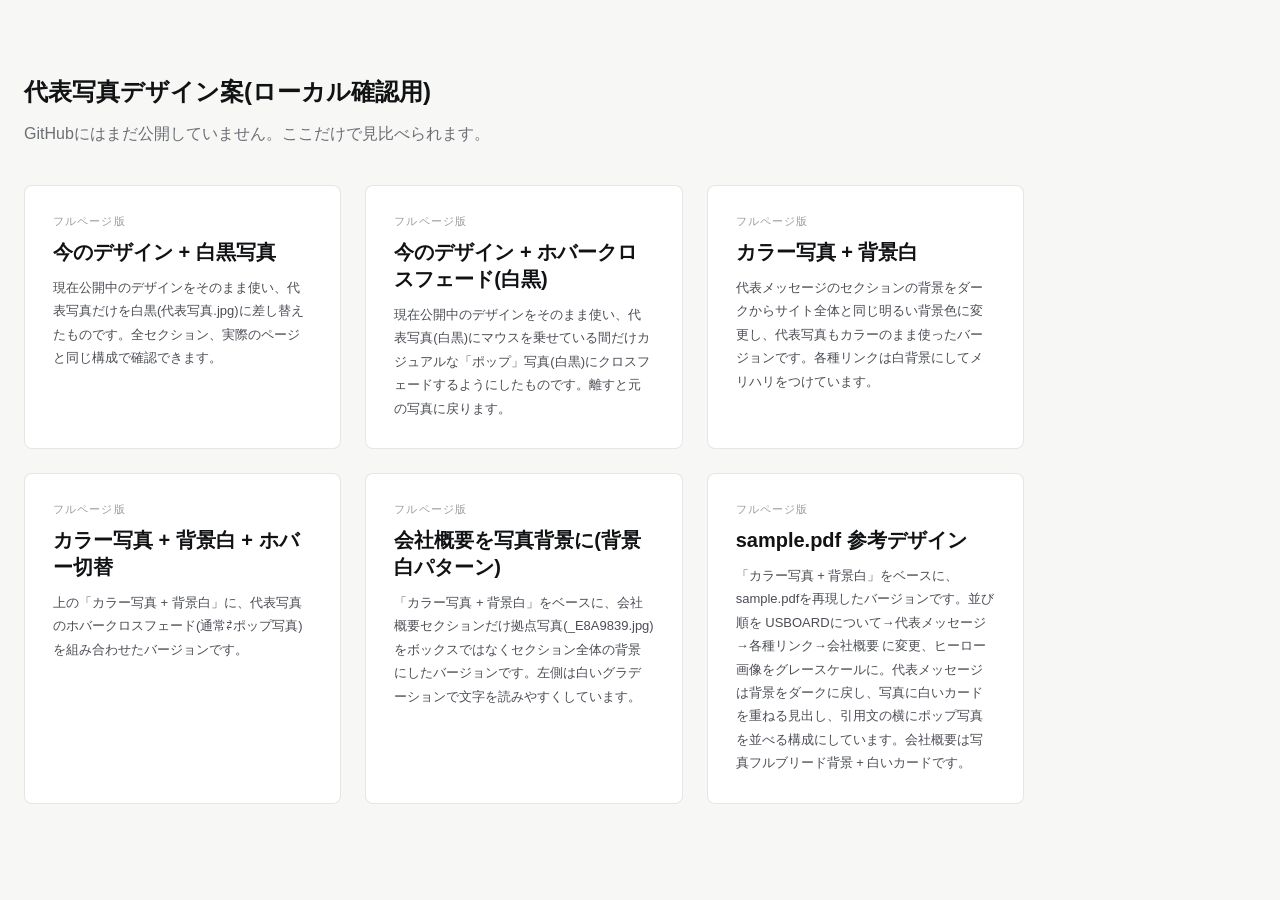
<file: local-preview/index.html>
<!DOCTYPE html>
<html lang="ja">
<head>
<meta charset="utf-8">
<meta name="viewport" content="width=device-width, initial-scale=1">
<title>代表写真デザイン案(ローカル確認用)</title>
<style>
  body { font-family: -apple-system, 'Zen Kaku Gothic New', sans-serif; background:#f7f7f5; margin:0; padding:60px 24px; color:#111214; }
  h1 { font-size:24px; margin-bottom:8px; }
  p.lead { color:#6c6f76; margin-bottom:40px; }
  .grid { display:grid; grid-template-columns: repeat(auto-fit, minmax(260px,1fr)); gap:24px; max-width:1000px; }
  a.card { display:block; background:#fff; border:1px solid rgba(17,18,20,0.1); border-radius:8px; padding:28px; text-decoration:none; color:inherit; transition: box-shadow .2s, transform .2s; }
  a.card:hover { box-shadow: 0 12px 30px rgba(0,0,0,0.08); transform: translateY(-2px); }
  a.card .label { font-size:11px; letter-spacing:.1em; color:#9a9ca1; margin-bottom:10px; }
  a.card h2 { font-size:20px; margin:0 0 10px; }
  a.card .desc { font-size:13px; line-height:1.8; color:#4a4d54; }
</style>
</head>
<body>
  <h1>代表写真デザイン案(ローカル確認用)</h1>
  <p class="lead">GitHubにはまだ公開していません。ここだけで見比べられます。</p>
  <div class="grid">
    <a class="card" href="full-bw.html">
      <div class="label">フルページ版</div>
      <h2>今のデザイン + 白黒写真</h2>
      <div class="desc">現在公開中のデザインをそのまま使い、代表写真だけを白黒(代表写真.jpg)に差し替えたものです。全セクション、実際のページと同じ構成で確認できます。</div>
    </a>
    <a class="card" href="full-hover-crossfade.html">
      <div class="label">フルページ版</div>
      <h2>今のデザイン + ホバークロスフェード(白黒)</h2>
      <div class="desc">現在公開中のデザインをそのまま使い、代表写真(白黒)にマウスを乗せている間だけカジュアルな「ポップ」写真(白黒)にクロスフェードするようにしたものです。離すと元の写真に戻ります。</div>
    </a>
    <a class="card" href="full-color-whitebg.html">
      <div class="label">フルページ版</div>
      <h2>カラー写真 + 背景白</h2>
      <div class="desc">代表メッセージのセクションの背景をダークからサイト全体と同じ明るい背景色に変更し、代表写真もカラーのまま使ったバージョンです。各種リンクは白背景にしてメリハリをつけています。</div>
    </a>
    <a class="card" href="full-color-whitebg-hover.html">
      <div class="label">フルページ版</div>
      <h2>カラー写真 + 背景白 + ホバー切替</h2>
      <div class="desc">上の「カラー写真 + 背景白」に、代表写真のホバークロスフェード(通常⇄ポップ写真)を組み合わせたバージョンです。</div>
    </a>
    <a class="card" href="full-color-whitebg-companybg.html">
      <div class="label">フルページ版</div>
      <h2>会社概要を写真背景に(背景白パターン)</h2>
      <div class="desc">「カラー写真 + 背景白」をベースに、会社概要セクションだけ拠点写真(_E8A9839.jpg)をボックスではなくセクション全体の背景にしたバージョンです。左側は白いグラデーションで文字を読みやすくしています。</div>
    </a>
    <a class="card" href="full-pdfstyle.html">
      <div class="label">フルページ版</div>
      <h2>sample.pdf 参考デザイン</h2>
      <div class="desc">「カラー写真 + 背景白」をベースに、sample.pdfを再現したバージョンです。並び順を USBOARDについて→代表メッセージ→各種リンク→会社概要 に変更、ヒーロー画像をグレースケールに。代表メッセージは背景をダークに戻し、写真に白いカードを重ねる見出し、引用文の横にポップ写真を並べる構成にしています。会社概要は写真フルブリード背景 + 白いカードです。</div>
    </a>
  </div>
</body>
</html>
</file>
